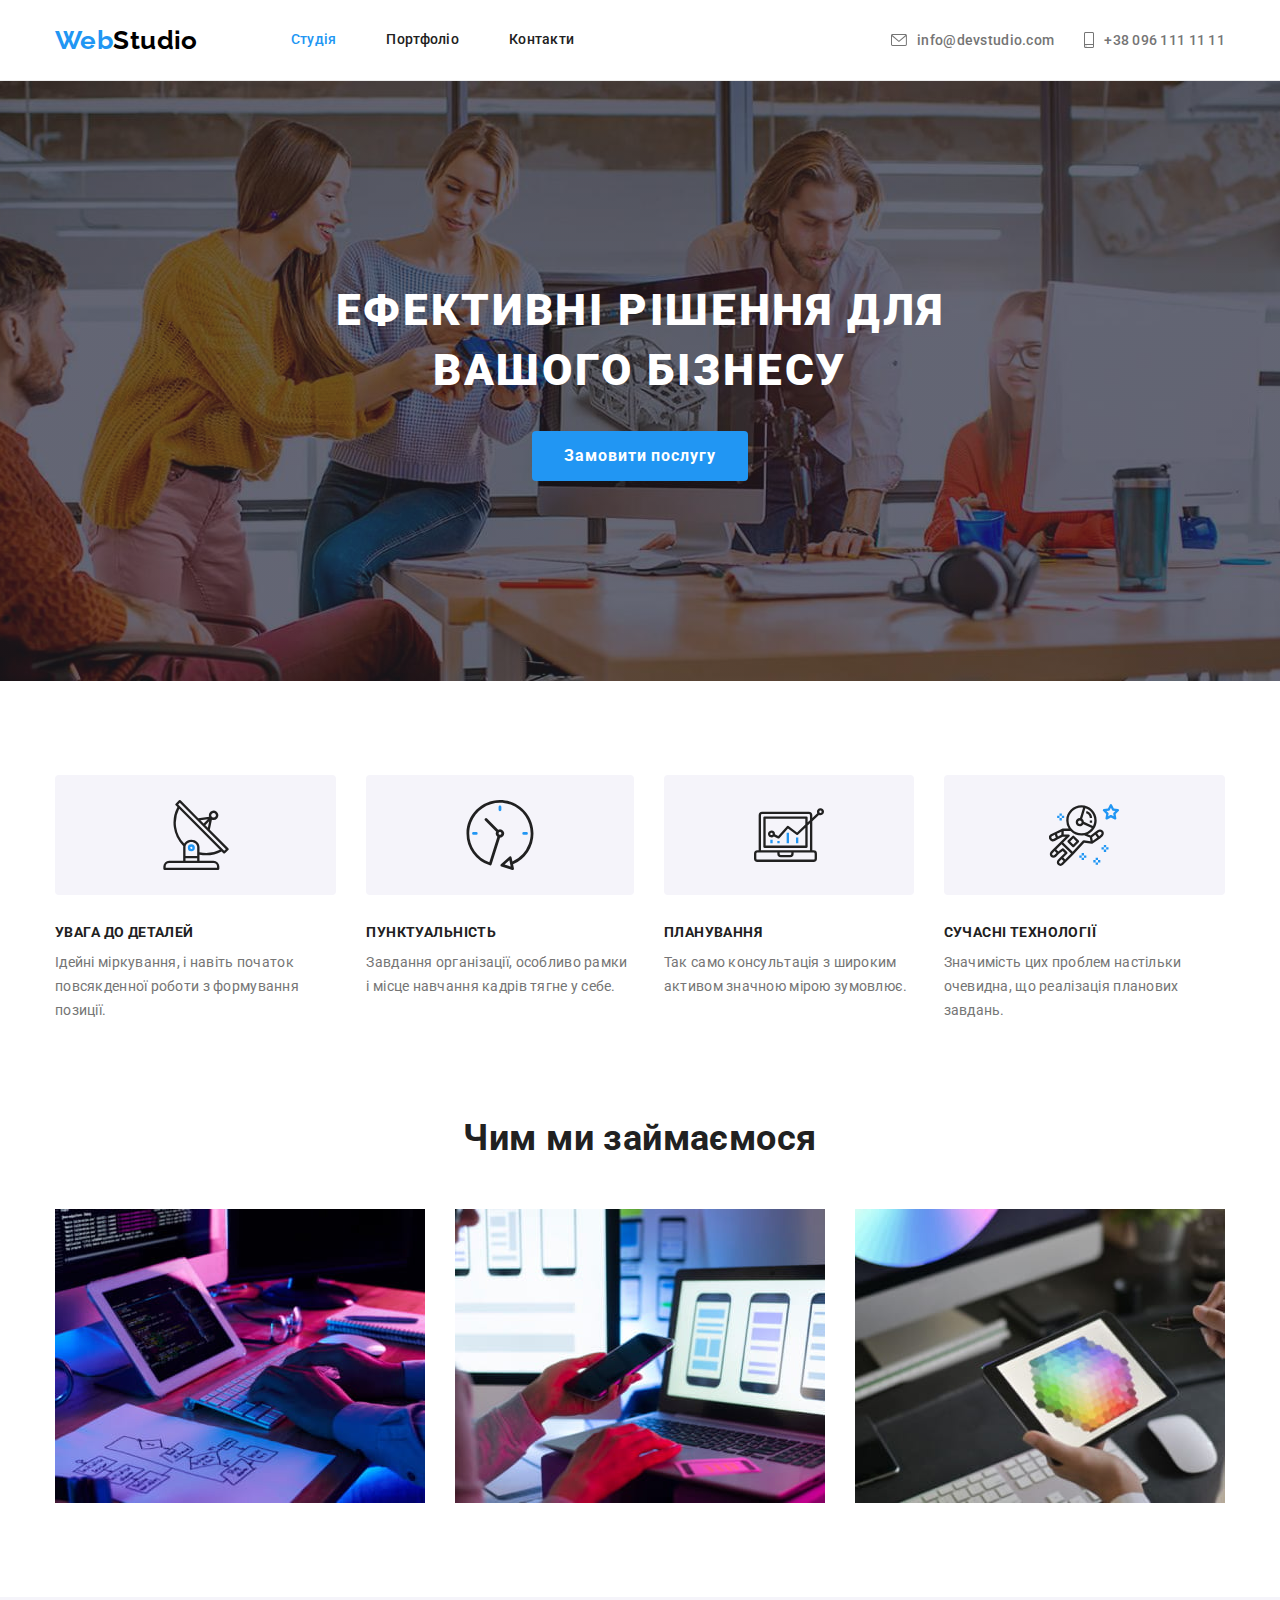
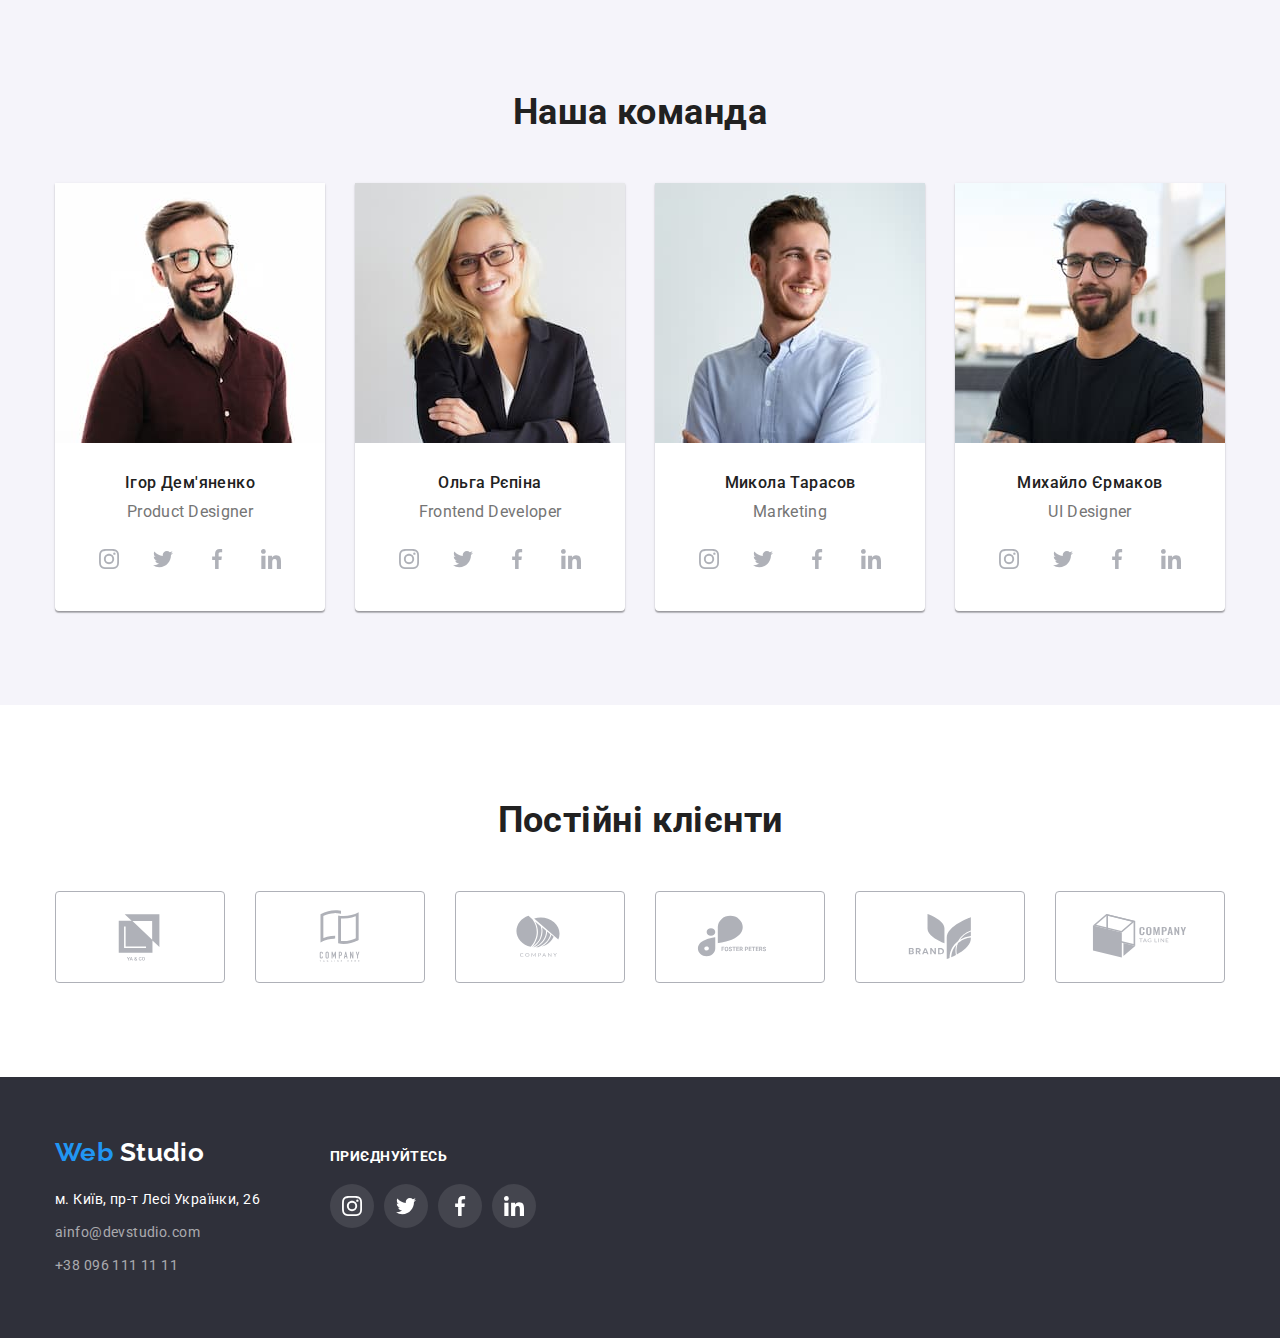
<file: index.html>
<!DOCTYPE html>
<html lang="uk">

<head>
  <meta charset="UTF-8" />
  <meta http-equiv="X-UA-Compatible" content="IE=edge" />
  <meta name="viewport" content="width=device-width, initial-scale=1.0" />
  <title lang="en">WebStudio</title>
  <link rel="preconnect" href="https://fonts.googleapis.com" />
  <link rel="preconnect" href="https://fonts.gstatic.com" crossorigin />
  <link href="https://fonts.googleapis.com/css2?family=Raleway:wght@700&family=Roboto:wght@400;500;700;900&display=swap"
    rel="stylesheet" />
  <link rel="stylesheet"
    href="https://cdnjs.cloudflare.com/ajax/libs/modern-normalize/1.1.0/modern-normalize.min.css" />
  <link rel="stylesheet" href="./css/styles.css" />
</head>

<body>
  <header>
    <div class="container main-nav">
      <!--Логотип-->
      <a class="logo link" href="./index.html"><span class="logo-blue" lang="en">Web</span><span class="logo-black"
          lang="en">Studio</span></a>

      <!--Меню навігації-->
      <nav class="nav">
        <ul class="site-nav list">

          <li class="item">
            <a class="link current" href="./index.html">Студія</a>
          </li>

          <li class="item">
            <a class="link" href="./portfolio.html">Портфоліо</a>
          </li>

          <li class="item">
            <a class="link" href="./test.html">Контакти</a>
          </li>

        </ul>
      </nav>

      <!--Електронна адреса і телефон-->
      <ul class="contacts list">

        <li class="item">
          <a class="cont icon-email" lang="en" href="mailto:info@devstudio.com">
            <svg class="icon-cont" width="16px" height="12px">
              <use href="./images/icons.svg#mail"></use>
            </svg>
            info@devstudio.com
          </a>
        </li>

        <li class="item">
          <a class="cont icon-tel" href="tel:+380961111111">
            <svg class="icon-cont" width="10px" height="16px">
              <use href="./images/icons.svg#smartphone"></use>
            </svg>+38 096 111 11 11</a>
        </li>

      </ul>
    </div>
  </header>

  <main>
    <!--Головний посил, кнопка послуги-->
    <section class="hero">
      <div class="container">
        <h1 class="hero-txt">Ефективні рішення для вашого бізнесу</h1>
        <button type="button" class="but-oder">Замовити послугу</button>
      </div>
    </section>

    <!--Наші скіли-->
    <section class="skills section no-padding">
      <div class="container">
        <h2 class="visually-hidden">Наші скіли</h2>
        <ul class="list skills-flex">

          <li class="icon">
            <div class="icon-bg">
              <svg width="70" height="70">
                <use href="./images/icons.svg#antenna"></use>
              </svg>
            </div>
            <h3 class="skills-title">Увага до деталей</h3>
            <p class="skills-list">
              Ідейні міркування, і навіть початок повсякденної роботи з
              формування позиції.
            </p>
          </li>

          <li class="icon">
            <div class="icon-bg">
              <svg width="70" height="70">
                <use href="./images/icons.svg#clock"></use>
              </svg>
            </div>
            <h3 class="skills-title">Пунктуальність</h3>
            <p class="skills-list">
              Завдання організації, особливо рамки і місце навчання кадрів
              тягне у себе.
            </p>
          </li>

          <li class="icon">
            <div class="icon-bg">
              <svg class="icon-skills" width="70" height="70">
                <use href="./images/icons.svg#diagram"></use>
              </svg>
            </div>
            <h3 class="skills-title">Планування</h3>
            <p class="skills-list">
              Так само консультація з широким активом значною мірою зумовлює.
            </p>
          </li>

          <li class="icon">
            <div class="icon-bg">
              <svg width="70" height="70">
                <use href="./images/icons.svg#astronaut"></use>
              </svg>
            </div>
            <h3 class="skills-title">Сучасні технології</h3>
            <p class="skills-list">
              Значимість цих проблем настільки очевидна, що реалізація
              планових завдань.
            </p>
          </li>

        </ul>
      </div>
    </section>

    <!--Чим ми займаємося-->
    <section class="our-work section">
      <div class="container">
        <h2 class="subtitle">Чим ми займаємося</h2>
        <ul class="list block-work">

          <li class="item-work">
            <img src="./images/img-1.jpg" width="370" height="294" alt="Руки набирають текст на клавіатурі" />
          </li>

          <li class="item-work">
            <img src="./images/img-2.jpg" width="370" height="294" alt="Смартфон у руках перед ноутбуком" />
          </li>

          <li class="item-work">
            <img src="./images/img-3.jpg" width="370" height="294" alt="Кольорова гама на планшеті" />
          </li>

        </ul>
      </div>
    </section>

    <!--Наша команда-->
    <section class="our-team section">
      <div class="container">
        <h2 class="team">Наша команда</h2>
        <ul class="list team-list">

          <li class="card-design">
            <!--Ігор Дем'яненко-->
            <img src="./images/Igor.jpg" width="270" height="260" alt="Ігор Дем'яненко, Дизайнер продукту" />
            <div class="command">
              <h3 class="team-name">Ігор Дем'яненко</h3>
              <p class="prof" lang="en">Product Designer</p>
              <ul class="socials list">

                <li>
                  <a class="socials-link" href="http://instagram.com" target="_blank" rel="noopener noreferrer nofollow"
                    lang="en" aria-label="Instagram">
                    <svg class="icon-socials" width="20px" height="20px">
                      <use href="./images/icons.svg#instagram"></use>
                    </svg>
                  </a>
                </li>

                <li>
                  <a class="socials-link" href="http://twitter.com" target="_blank" rel="noopener noreferrer nofollow"
                    lang="en" aria-label="Twitter">
                    <svg class="icon-socials" width="20" height="20">
                      <use href="./images/icons.svg#twitter"></use>
                    </svg>
                  </a>
                </li>

                <li>
                  <a class="socials-link" href="http://facebook.com" target="_blank" rel="noopener noreferrer nofollow"
                    lang="en" aria-label="Facebook">
                    <svg class="icon-socials" width="20" height="20">
                      <use href="./images/icons.svg#facebook"></use>
                    </svg>
                  </a>
                </li>

                <li>
                  <a class="socials-link" href="http://linkedin.com" target="_blank" rel="noopener noreferrer nofollow"
                    lang="en" aria-label="Linkedin">
                    <svg class="icon-socials" width="20" height="20">
                      <use href="./images/icons.svg#linkedin"></use>
                    </svg>
                  </a>
                </li>

              </ul>
            </div>
          </li>

          <li class="card-design">
            <!--Ольга Рєпіна-->
            <img src="./images/Olga.jpg" width="270" height="260" alt="Ольга Рєпіна, Розробник" />
            <div class="command">
              <h3 class="team-name">Ольга Рєпіна</h3>
              <p class="prof" lang="en">Frontend Developer</p>
              <ul class="socials list">

                <li>
                  <a class="socials-link" href="http://instagram.com" target="_blank" rel="noopener noreferrer nofollow"
                    lang="en" aria-label="Instagram">
                    <svg class="icon-socials" width="20px" height="20px">
                      <use href="./images/icons.svg#instagram"></use>
                    </svg>
                  </a>
                </li>

                <li>
                  <a class="socials-link" href="http://twitter.com" target="_blank" rel="noopener noreferrer nofollow"
                    lang="en" aria-label="Twitter">
                    <svg class="icon-socials" width="20" height="20">
                      <use href="./images/icons.svg#twitter"></use>
                    </svg>
                  </a>
                </li>

                <li>
                  <a class="socials-link" href="http://facebook.com" target="_blank" rel="noopener noreferrer nofollow"
                    lang="en" aria-label="Facebook">
                    <svg class="icon-socials" width="20" height="20">
                      <use href="./images/icons.svg#facebook"></use>
                    </svg>
                  </a>
                </li>

                <li>
                  <a class="socials-link" href="http://linkedin.com" target="_blank" rel="noopener noreferrer nofollow"
                    lang="en" aria-label="Linkedin">
                    <svg class="icon-socials" width="20" height="20">
                      <use href="./images/icons.svg#linkedin"></use>
                    </svg>
                  </a>
                </li>

              </ul>
            </div>
          </li>

          <li class="card-design">
            <!--Микола Тарасов-->
            <img src="./images/Mykola.jpg" width="270" height="260" alt="Микола Тарасов, Маркетинг" />
            <div class="command">
              <h3 class="team-name">Микола Тарасов</h3>
              <p class="prof" lang="en">Marketing</p>
              <ul class="socials list">

                <li>
                  <a class="socials-link" href="http://instagram.com" target="_blank" rel="noopener noreferrer nofollow"
                    lang="en" aria-label="Instagram">
                    <svg class="icon-socials" width="20px" height="20px">
                      <use href="./images/icons.svg#instagram"></use>
                    </svg>
                  </a>
                </li>

                <li>
                  <a class="socials-link" href="http://twitter.com" target="_blank" rel="noopener noreferrer nofollow"
                    lang="en" aria-label="Twitter">
                    <svg class="icon-socials" width="20" height="20">
                      <use href="./images/icons.svg#twitter"></use>
                    </svg>
                  </a>
                </li>

                <li>
                  <a class="socials-link" href="http://facebook.com" target="_blank" rel="noopener noreferrer nofollow"
                    lang="en" aria-label="Facebook">
                    <svg class="icon-socials" width="20" height="20">
                      <use href="./images/icons.svg#facebook"></use>
                    </svg>
                  </a>
                </li>

                <li>
                  <a class="socials-link" href="http://linkedin.com" target="_blank" rel="noopener noreferrer nofollow"
                    lang="en" aria-label="Linkedin">
                    <svg class="icon-socials" width="20" height="20">
                      <use href="./images/icons.svg#linkedin"></use>
                    </svg>
                  </a>
                </li>

              </ul>
            </div>
          </li>

          <li class="card-design">
            <!--Михайло Єрмаков-->
            <img src="./images/Myhajlo.jpg" width="270" height="260" alt="Михайло Єрмаков, Дизайнер" />
            <div class="command">
              <h3 class="team-name">Михайло Єрмаков</h3>
              <p class="prof" lang="en">UI Designer</p>
              <ul class="socials list">

                <li>
                  <a class="socials-link" href="http://instagram.com" target="_blank" rel="noopener noreferrer nofollow"
                    lang="en" aria-label="Instagram">
                    <svg class="icon-socials" width="20px" height="20px">
                      <use href="./images/icons.svg#instagram"></use>
                    </svg>
                  </a>
                </li>

                <li>
                  <a class="socials-link" href="http://twitter.com" target="_blank" rel="noopener noreferrer nofollow"
                    lang="en" aria-label="Twitter">
                    <svg class="icon-socials" width="20" height="20">
                      <use href="./images/icons.svg#twitter"></use>
                    </svg>
                  </a>
                </li>

                <li>
                  <a class="socials-link" href="http://facebook.com" target="_blank" rel="noopener noreferrer nofollow"
                    lang="en" aria-label="Facebook">
                    <svg class="icon-socials" width="20" height="20">
                      <use href="./images/icons.svg#facebook"></use>
                    </svg>
                  </a>
                </li>

                <li>
                  <a class="socials-link" href="http://linkedin.com" target="_blank" rel="noopener noreferrer nofollow"
                    lang="en" aria-label="Linkedin">
                    <svg class="icon-socials" width="20" height="20">
                      <use href="./images/icons.svg#linkedin"></use>
                    </svg>
                  </a>
                </li>

              </ul>
            </div>
          </li>

        </ul>
      </div>
    </section>

    <!-- Постійні клієнти -->
    <section class="section">
      <div class="container">
        <h2 class="clients">Постійні клієнти</h2>
        <ul class="clients-list list">

          <li class="clients-logo">
            <a class="logo-link" href="" target="_blank" rel="noopener noreferer nofollow" lang="en"
              aria-label="Company-1">
              <svg class="icon-logo" width="106px" height="60">
                <use href="./images/icons.svg#company-1"></use>
              </svg>
            </a>
          </li>

          <li class="clients-logo">
            <a class="logo-link" href="" target="_blank" rel="noopener noreferer nofollow" lang="en"
              aria-label="Company-2">
              <svg class="icon-logo" width="106px" height="60">
                <use href="./images/icons.svg#company-2"></use>
              </svg>
            </a>
          </li>

          <li class="clients-logo">
            <a class="logo-link" href="" target="_blank" rel="noopener noreferer nofollow" lang="en"
              aria-label="Company-3">
              <svg class="icon-logo" width="106px" height="60">
                <use href="./images/icons.svg#company-3"></use>
              </svg>
            </a>
          </li>

          <li class="clients-logo">
            <a class="logo-link" href="" target="_blank" rel="noopener noreferer nofollow" lang="en"
              aria-label="Company-4">
              <svg class="icon-logo" width="106px" height="60">
                <use href="./images/icons.svg#company-4"></use>
              </svg>
            </a>
          </li>

          <li class="clients-logo">
            <a class="logo-link" href="" target="_blank" rel="noopener noreferer nofollow" lang="en"
              aria-label="Company-5">
              <svg class="icon-logo" width="106px" height="60">
                <use href="./images/icons.svg#company-5"></use>
              </svg>
            </a>
          </li>

          <li class="clients-logo">
            <a class="logo-link" href="" target="_blank" rel="noopener noreferer nofollow" lang="en"
              aria-label="Company-6">
              <svg class="icon-logo" width="106px" height="60">
                <use href="./images/icons.svg#company-6"></use>
              </svg>
            </a>
          </li>

        </ul>
      </div>
    </section>
  </main>

  <!--Footer: Логотип і адреса-->
  <footer class="footer">
    <div class="container footer-info">
      <div class="addres-block">
        <div class="web-studio">
          <a class="logo link" href="./index.html">
            <span class="logo-blue" lang="en">Web</span>
            <span class="logo-white" lang="en">Studio</span>
          </a>
        </div>
        <address class="addres">
          <ul class="contacts-nav list">

            <li class="item-addr">
              <a class="list-footer link addr-txt" href="https://goo.gl/maps/GKG1Pfcs3RUsKqncA" target="_blank"
                rel="noopener noreferrer nofollow">
                м. Київ, пр-т Лесі Українки, 26</a>
            </li>

            <li class="item-addr">
              <a class="list-footer link" lang="en" href="mailto:ainfo@devstudio.com">ainfo@devstudio.com</a>
            </li>
            <li class="item-addr">
              <a class="list-footer link" href="tel:+380961111111">+38 096 111 11 11</a>
            </li>

          </ul>
        </address>
      </div>

      <!-- Приєднуйтесь -->
      <div>
        <p class="join">приєднуйтесь</p>
        <ul class="join-list list">

          <li>
            <a class="join-icon" href="http://instagram.com" target="_blank" rel="noopener noreferrer nofollow"
              lang="en" aria-label="Instagram">
              <svg class="join-icon-item" width="20px" height="20px">
                <use href="./images/icons.svg#instagram"></use>
              </svg>
            </a>
          </li>

          <li>
            <a class="join-icon" href="http://twitter.com" target="_blank" rel="noopener noreferrer nofollow" lang="en"
              aria-label="Instagram">
              <svg class="join-icon-item" width="20px" height="20px">
                <use href="./images/icons.svg#twitter"></use>
              </svg>
            </a>
          </li>

          <li>
            <a class="join-icon" href="http://facebook.com" target="_blank" rel="noopener noreferrer nofollow" lang="en"
              aria-label="Instagram">
              <svg class="join-icon-item" width="20px" height="20px">
                <use href="./images/icons.svg#facebook"></use>
              </svg>
            </a>
          </li>

          <li>
            <a class="join-icon" href="http://linkedin.com" target="_blank" rel="noopener noreferrer nofollow" lang="en"
              aria-label="Instagram">
              <svg class="join-icon-item" width="20px" height="20px">
                <use href="./images/icons.svg#linkedin"></use>
              </svg>
            </a>
          </li>

        </ul>
      </div>
    </div>
  </footer>
</body>

</html>
</file>
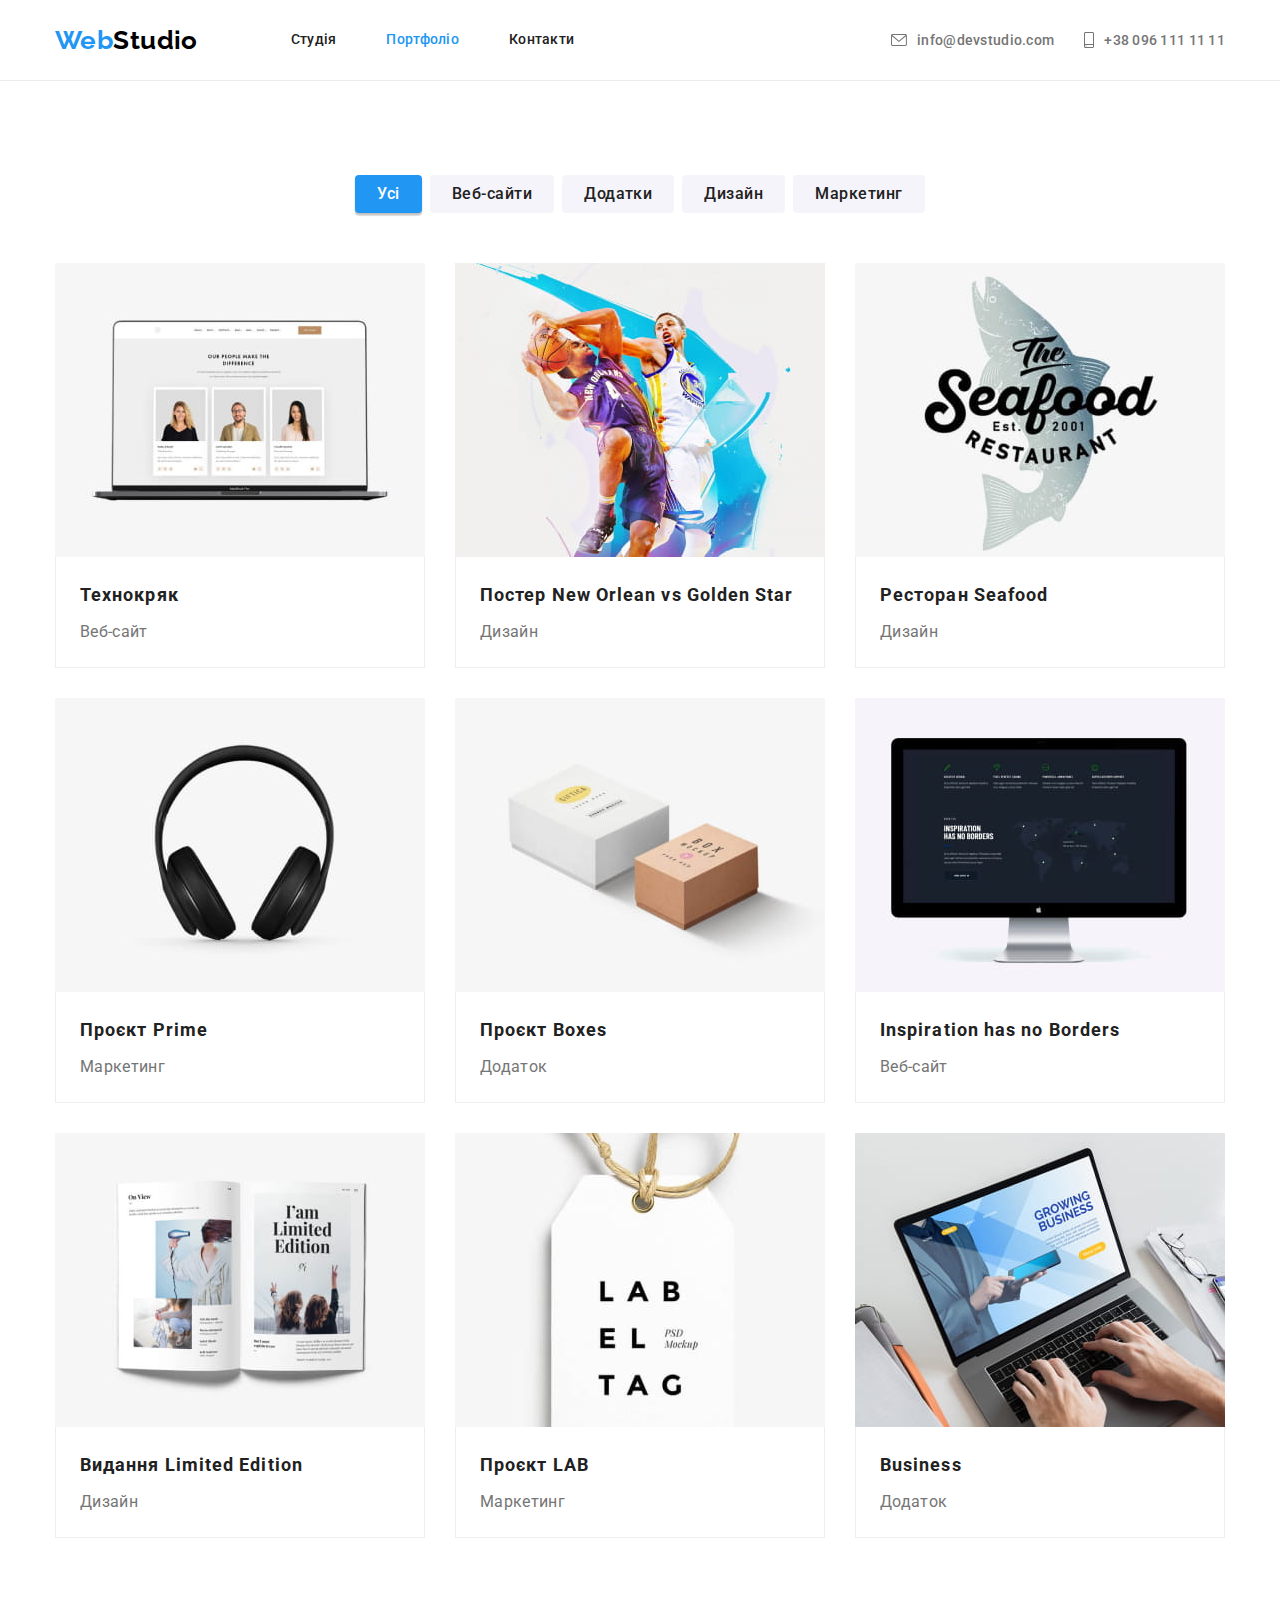
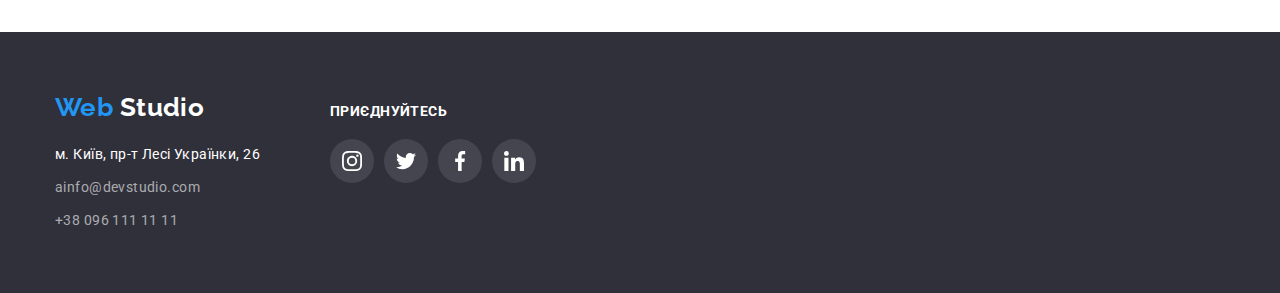
<file: portfolio.html>
<!DOCTYPE html>
<html lang="uk">

<head>
  <meta charset="UTF-8" />
  <meta http-equiv="X-UA-Compatible" content="IE=edge" />
  <meta name="viewport" content="width=device-width, initial-scale=1.0" />
  <title lang="en">WebStudio</title>
  <link rel="preconnect" href="https://fonts.googleapis.com" />
  <link rel="preconnect" href="https://fonts.gstatic.com" crossorigin />
  <link href="https://fonts.googleapis.com/css2?family=Raleway:wght@700&family=Roboto:wght@400;500;700;900&display=swap"
    rel="stylesheet" />
  <link rel="stylesheet"
    href="https://cdnjs.cloudflare.com/ajax/libs/modern-normalize/1.1.0/modern-normalize.min.css" />
  <link rel="stylesheet" href="./css/styles.css" />
</head>

<body>
  <header>
    <div class="container main-nav">
      <!--Логотип-->
      <a class="logo link" href="./index.html"><span class="logo-blue" lang="en">Web</span><span class="logo-black"
          lang="en">Studio</span></a>

      <!--Меню навігації-->
      <nav class="nav">
        <ul class="site-nav list">

          <li class="item">
            <a class="link" href="./index.html">Студія</a>
          </li>

          <li class="item">
            <a class="link current" href="./portfolio.html">Портфоліо</a>
          </li>

          <li class="item">
            <a class="link" href="./test.html">Контакти</a>
          </li>

        </ul>
      </nav>

      <!--Електронна адреса і телефон-->
      <ul class="contacts list">

        <li class="item">
          <a class="cont icon-email" lang="en" href="mailto:info@devstudio.com">
            <svg class="icon-cont" width="16px" height="12px">
              <use href="./images/icons.svg#mail"></use>
            </svg>
            info@devstudio.com
          </a>
        </li>

        <li class="item">
          <a class="cont icon-tel" href="tel:+380961111111">
            <svg class="icon-cont" width="10px" height="16px">
              <use href="./images/icons.svg#smartphone"></use>
            </svg>+38 096 111 11 11</a>
        </li>

      </ul>
    </div>
  </header>

  <main>
    <!-- Фільтр, Кнопки-->
    <section class="section">
      <div class="container">
        <h1 class="visually-hidden">Портфоліо</h1>
        <h2 class="visually-hidden">Фільтр</h2>
        <ul class="list button-list">

          <li class="button-item">
            <button type="button" class="bt primery">Усі</button>
          </li>

          <li class="button-item">
            <button type="button" class="bt secondary">Веб-сайти</button>
          </li>

          <li class="button-item">
            <button type="button" class="bt secondary">Додатки</button>
          </li>

          <li class="button-item">
            <button type="button" class="bt secondary">Дизайн</button>
          </li>

          <li class="button-item">
            <button type="button" class="bt secondary">Маркетинг</button>
          </li>

        </ul>
      </div>

      <!-- Приклади робіт -->
      <div class="container">
        <h2 class="visually-hidden">Приклади робіт</h2>
        <ul class="list example-work">
          <li class="example">
            <a class="example-item link" href=""><img src="./images/img-4.jpg" width="370" height="294"
                alt="Ноутбук з фотографіями розробників" />
              <div class="examples">
                <h3 class="project">Технокряк</h3>
                <p class="work-list">Веб-сайт</p>
              </div>
            </a>
          </li>

          <li class="example">
            <a class="example-item link" href=""><img src="./images/img-5.jpg" width="370" height="294"
                alt="Два баскетболіста" />
              <div class="examples">
                <h3 class="project">
                  Постер <span lang="en">New Orlean vs Golden Star</span>
                </h3>
                <p class="work-list">Дизайн</p>
              </div>
            </a>
          </li>

          <li class="example">
            <a class="example-item link" href=""><img src="./images/img-6.jpg" width="370" height="294"
                alt="Логотип ресторану морської їжі" />
              <div class="examples">
                <h3 class="project">Ресторан <span lang="en">Seafood</span></h3>
                <p class="work-list">Дизайн</p>
              </div>
            </a>
          </li>

          <li class="example">
            <a class="example-item link" href="">
              <img src="./images/img-7.jpg" width="370" height="294" alt="Чорні навушники" />
              <div class="examples">
                <h3 class="project">Проєкт <span lang="en">Prime</span></h3>
                <p class="work-list">Маркетинг</p>
              </div>
            </a>
          </li>

          <li class="example">
            <a class="example-item link" href="">
              <img src="./images/img-8.jpg" width="370" height="294" alt="Дві коробочки: біла і коричнева" />
              <div class="examples">
                <h3 class="project">Проєкт <span lang="en">Boxes</span></h3>
                <p class="work-list">Додаток</p>
              </div>
            </a>
          </li>

          <li class="example">
            <a class="example-item link" href="">
              <img src="./images/img-9.jpg" width="370" height="294" alt="Комп'ютерний монітор" />
              <div class="examples">
                <h3 class="project">
                  <span lang="en">Inspiration has no Borders</span>
                </h3>
                <p class="work-list">Веб-сайт</p>
              </div>
            </a>
          </li>

          <li class="example">
            <a class="example-item link" href=""><img src="./images/img-10.jpg" width="370" height="294"
                alt="Відкрита книга з фотографіями" />
              <div class="examples">
                <h3 class="project">
                  Видання <span lang="en">Limited Edition</span>
                </h3>
                <p class="work-list">Дизайн</p>
              </div>
            </a>
          </li>

          <li class="example">
            <a class="example-item link" href=""><img src="./images/img-11.jpg" width="370" height="294"
                alt="Бірка для одягу" />
              <div class="examples">
                <h3 class="project">Проєкт <span lang="en">LAB</span></h3>
                <p class="work-list">Маркетинг</p>
              </div>
            </a>
          </li>

          <li class="example">
            <a class="example-item link" href=""><img src="./images/img-12.jpg" width="370" height="294"
                alt="Ноутбук, руки на клавіатурі" />
              <div class="examples">
                <h3 class="project"><span lang="en">Business</span></h3>
                <p class="work-list">Додаток</p>
              </div>
            </a>
          </li>

        </ul>
      </div>
    </section>
  </main>

  <!--Footer: Контакти-->
  <footer class="footer">
    <div class="container footer-info">
      <div class="addres-block">
        <div class="web-studio">
          <a class="logo link" href="./index.html">
            <span class="logo-blue" lang="en">Web</span>
            <span class="logo-white" lang="en">Studio</span>
          </a>
        </div>
        <address class="addres">
          <ul class="contacts-nav list">

            <li class="item-addr">
              <a class="list-footer link addr-txt" href="https://goo.gl/maps/GKG1Pfcs3RUsKqncA" target="_blank"
                rel="noopener noreferrer nofollow">
                м. Київ, пр-т Лесі Українки, 26</a>
            </li>

            <li class="item-addr">
              <a class="list-footer link" lang="en" href="mailto:ainfo@devstudio.com">ainfo@devstudio.com</a>
            </li>

            <li class="item-addr">
              <a class="list-footer link" href="tel:+380961111111">+38 096 111 11 11</a>
            </li>

          </ul>
        </address>
      </div>

      <!-- Приєднуйтесь -->
      <div>
        <p class="join">приєднуйтесь</p>
        <div>
          <ul class="join-list list">

            <li>
              <a class="join-icon" href="http://instagram.com" target="_blank" rel="noopener noreferrer nofollow"
                lang="en" aria-label="Instagram">
                <svg class="join-icon-item" width="20px" height="20px">
                  <use href="./images/icons.svg#instagram"></use>
                </svg>
              </a>
            </li>

            <li>
              <a class="join-icon" href="http://twitter.com" target="_blank" rel="noopener noreferrer nofollow"
                lang="en" aria-label="Instagram">
                <svg class="join-icon-item" width="20px" height="20px">
                  <use href="./images/icons.svg#twitter"></use>
                </svg>
              </a>
            </li>

            <li>
              <a class="join-icon" href="http://facebook.com" target="_blank" rel="noopener noreferrer nofollow"
                lang="en" aria-label="Instagram">
                <svg class="join-icon-item" width="20px" height="20px">
                  <use href="./images/icons.svg#facebook"></use>
                </svg>
              </a>
            </li>

            <li>
              <a class="join-icon" href="http://linkedin.com" target="_blank" rel="noopener noreferrer nofollow"
                lang="en" aria-label="Instagram">
                <svg class="join-icon-item" width="20px" height="20px">
                  <use href="./images/icons.svg#linkedin"></use>
                </svg>
              </a>
            </li>

          </ul>
        </div>
      </div>
    </div>
  </footer>
</body>

</html>
</file>
<file: css/styles.css>
/* Палітра кольорів 
background: #F5F5F5;
background-header: #FFFFFF;
background-futer: #2F303A;
background-hero: #C4C4C4;
background-team: #F5F4FA
background-botton: #F5F4FA;
accent-button: #2196F3;
white-button: #FFFFFF;
black-word: #212121;
logo-blue: #2196F3;
logo-black: #000000;
main-color-txt: #212121;
color-text: #757575;
text-footer: rgba(255, 255, 255, 0.6);
header-border-color: #ECECEC;
button-active: #188CE8;
gradient-color: #2F303A;
background-icon: ##F5F4FA;
background-icon-footer: rgba(255, 255, 255, 0.1);

*/

:root {
  --accent-color: #2196f3;
  --main-color-txt: #212121;
  --main-bg-color: #fff;
  --logo-black: #000000;
  --button-white-txt: #fff;
  --color-text: #757575;
  --button-bg-color: #f5f4fa;
  --team-bg: #f5f4fa;
  --hero-bg: #c4c4c4;
  --footer-bg: #2f303a;
  --header-border: #ececec;
  --works-border: #eeeeee;
  --button-active: #188ce8;
  /* --gradient-color: #2f303a66; */
  --gradient-color-start: #2f303a66;
  --gradient-color-end: #2f303a66;
  --background-icon: #f5f4fa;
  --icon-fill: #afb1b8;
  --background-icon-footer: rgba(255, 255, 255, 0.1);
}

body {
  background-color: var(--main-bg-color);
  color: var(--main-color-txt);

  font-family: "Roboto", sans-serif;
  font-size: 14px;
  letter-spacing: 0.03em;
}

h1,
h2,
h3,
h4,
h5,
h6,
ul,
p {
  margin: 0;
}
ul {
  padding-left: 0;
}
img {
  display: block;
  max-width: 100%;
  height: auto;
}

.container {
  width: 1200px;
  padding-left: 15px;
  padding-right: 15px;
  margin-right: auto;
  margin-left: auto;
  /* outline: 2px solid tomato; */
}

/* Main-nav */
.main-nav {
  display: flex;
  align-items: center;
}

.site-nav,
.contacts {
  display: flex;
}

/* Отступи всім елементам крім останнього */
.site-nav {
  gap: 50px;
}

.nav {
  margin-left: 93px;
}

.contacts {
  margin-left: auto;
  align-items: center;
  gap: 30px;
}

.contacts .cont {
  display: flex;
  padding-top: 32px;
  padding-bottom: 32px;
}
.cont {
  gap: 10px;
}

.icon-cont {
  align-self: center;
  fill: currentColor;
}

/* Ховаємо єлементи з h2 */
.visually-hidden {
  position: absolute;
  width: 1px;
  height: 1px;
  margin: -1px;
  border: 0;
  padding: 0;

  white-space: nowrap;
  clip-path: inset(100%);
  clip: rect(0 0 0 0);
  overflow: hidden;
}

/* Скасував мітки у списках */
.list,
.social-network {
  list-style: none;
}

.skills-flex {
  display: flex;
  gap: 30px;
}

/* Скасував підкреслювання у посиланнях */
.link,
.cont {
  text-decoration: none;
}

.logo {
  font-family: "Raleway", sans-serif;
  font-weight: 700;
  font-size: 26px;
  line-height: 1.19;
}
.addres {
  /* margin-top: 20px; */
  font-style: normal;
}
.item-addr + .item-addr {
  margin-top: 9px;
}

/*Перша частина логотипу */
.logo-blue {
  color: var(--accent-color);
}

/* Друга частина логотипу */
.logo-black {
  color: var(--logo-black);
}

/* Друга частина логотипу у футері */
.logo-white {
  color: #fff;
}

/* Задав кольор тексту посилань, розширив паддінги, 
перевів зі строчного у блочний  */
.site-nav .link {
  display: block;
  padding-top: 32px;
  padding-bottom: 32px;

  color: var(--main-color-txt);
  font-weight: 500;
  line-height: 1.14;
  letter-spacing: 0.02em;
}

/* Зміна кольору тексту (миш, таб) */
.site-nav .link:hover,
.site-nav .link:focus,
.cont:hover,
.cont:focus {
  color: var(--accent-color);
}

.link.current {
  color: var(--accent-color);
}

.icon-cont {
  fill: currentColor;
}

/* Сіренька смужечка під хедером */
header {
  border-bottom: 1px solid var(--header-border);
}

/* Головний текст */
.hero {
  padding-bottom: 200px;
  padding-top: 200px;
  max-width: 1600px;
  height: 600px;
  margin: 0 auto;

  background-image: linear-gradient(
      to right,
      var(--gradient-color-start),
      var(--gradient-color-end)
    ),
    url(../images/img-hero.jpg);
  background-repeat: no-repeat;
  background-position: center;
  background-size: cover;
  background-color: var(--hero-bg);
}

/* Шрифт для h1 "Ефективні рішення" */
.hero-txt {
  width: 696px;
  margin: 0 auto 30px auto;

  color: #fff;
  text-transform: uppercase;
  text-align: center;
  font-weight: 900;
  font-size: 44px;
  line-height: 1.36;
  letter-spacing: 0.06em;
}

/* Колір тексту скілів, професії, назви робіт */
.skills-list,
.prof,
.work-list,
.cont {
  color: var(--color-text);

  font-weight: 500;
  line-height: 16px;
  letter-spacing: 0.02em;
}

.team-list {
  display: flex;
  flex-wrap: wrap;
  gap: 30px;
}

/* Розмір шрифту для "Наші скіли" h3 */
.skills-title {
  font-weight: 700;
  font-size: 14px;
  line-height: 1.14;
  text-transform: uppercase;

  margin-bottom: 10px;
}
.icon-bg {
  display: flex;
  height: 120px;
  justify-content: center;
  align-items: center;

  background: var(--button-bg-color);
  border-radius: 4px;

  margin-bottom: 30px;
}

.icon-skills {
  display: block;
  padding-left: auto;
}

.section {
  padding-bottom: 94px;
  padding-top: 94px;
}

.no-padding {
  padding-bottom: 0;
}

.block-work {
  display: flex;
  flex-wrap: wrap;
  gap: 30px;
}

/* Колір фону для секції "Наша команда" */
.our-team {
  background-color: var(--team-bg);
}

/* Розмір шрифту для тексту у секції "Наші скіли" */
.skills-list {
  font-weight: 400;
  line-height: 1.71;
  text-transform: none;
}

/* Розмір шрифту для секцій "Наші скіли" і "Наша команда", h2 */
.subtitle,
.team,
.clients {
  margin-bottom: 50px;
  font-weight: 700;
  font-size: 36px;
  line-height: 1.17;
  text-align: center;
}

/* Розмір шрифту для імен у "Наша команда" */
.team-name {
  font-weight: 500;
  font-size: 16px;
  line-height: 1.19;

  text-align: center;

  margin-bottom: 10px;
}

.command {
  padding: 30px 0;
}

.card-design {
  background: #ffffff;
  /* material shadow v1 */

  box-shadow: 0px 1px 3px rgba(0, 0, 0, 0.12), 0px 1px 1px rgba(0, 0, 0, 0.14),
    0px 2px 1px rgba(0, 0, 0, 0.2);
  border-radius: 0px 0px 4px 4px;
}

/* Розмір шрифта для професій у "Наша команда" */
.prof {
  font-weight: 400;
  font-size: 16px;
  line-height: 19px;
  margin-bottom: 16px;

  text-align: center;
}

/* Посилання на соціальні мережі */
.socials {
  display: flex;
  gap: 10px;
  justify-content: center;
}

.socials-link {
  display: flex;
  align-items: center;
  justify-content: center;

  width: 44px;
  height: 44px;

  border-radius: 50%;
  color: var(--icon-fill);

  background-color: var(--main-bg-color);
}

.socials-link:hover,
.socials-link:focus {
  color: var(--button-white-txt);
  background-color: var(--accent-color);
}

.icon-socials {
  fill: currentColor;
}

/* Постійні клієнти */

.clients-list {
  display: flex;
  gap: 30px;
  justify-content: center;
}

.logo-link {
  display: flex;
  justify-content: center;
  align-items: center;

  width: 170px;
  height: 92px;
  color: var(--icon-fill);
  border: 1px solid var(--icon-fill);
  border-radius: 4px;
}

.icon-logo {
  fill: currentColor;
}

.logo-link:focus,
.logo-link:hover {
  color: var(--accent-color);
  border-color: var(--accent-color);
}

/* Розмір шрифту для проєктів у "Приклади робіт", h3*/
.project {
  font-weight: 700;
  font-size: 18px;
  line-height: 2;
  letter-spacing: 0.06em;
  color: var(--main-color-txt);

  margin-bottom: 4px;
}

/* Розмір шрифту для прикладів дизайну у "Приклад робіт"  */
.work-list {
  font-weight: 400;
  font-size: 16px;
  line-height: 1.88;
}

/* Футер */
.footer {
  padding: 60px 0;
  background-color: var(--footer-bg);
}

/* Колір тексту у футері */
.list-footer {
  color: rgba(255, 255, 255, 0.6);
}

/* Тип шрифту у футері */
.contacts-nav {
  font-style: normal;
  font-weight: 400;
  line-height: 1.71;
}

.addr-txt {
  color: var(--button-white-txt);
}

/* Зміна кольору тексту у футері (миш, таб) */
.list-footer:hover,
.list-footer:focus {
  color: var(--button-white-txt);
}

.footer-info {
  display: flex;
  align-items: baseline;
}

.addres-block {
  margin-right: 70px;
}
.join {
  font-weight: 700;
  color: var(--button-white-txt);
  text-transform: uppercase;
}

.web-studio,
.join {
  margin-bottom: 20px;
}

/* Приєднуйтеся */

.join-list {
  display: flex;
  gap: 10px;
}
.join-icon {
  display: flex;
  justify-content: center;
  align-items: center;

  width: 44px;
  height: 44px;

  color: var(--button-white-txt);
  border-radius: 50%;
  background-color: var(--background-icon-footer);
}

.join-icon:hover,
.join-icon:focus {
  background-color: var(--accent-color);
}

.join-icon-item {
  fill: currentColor;
}

/* Кнопка фільтру*/
.bt {
  color: var(--main-color-txt);

  font-family: inherit;
  font-weight: 500;
  font-size: 16px;
  line-height: 1.62;
  letter-spacing: 0.03em;
  cursor: pointer;

  padding: 6px 22px;
  align-items: center;
  justify-content: center;
  border: none;
  border-radius: 4px;
}

/* Шрифт для КНОПКИ "Замовити послугу" */
.but-oder {
  display: flex;
  margin-left: auto;
  margin-right: auto;

  font-weight: 700;
  font-size: 16px;
  font-family: inherit;

  line-height: 1.88;
  letter-spacing: 0.06em;
  cursor: pointer;

  min-width: 216px;
  align-items: center;
  padding: 10px 32px;
  /* justify-content: center; */
  border-radius: 4px;
  border: none;
  background-color: var(--accent-color);
  color: var(--button-white-txt);
}

.but-oder:hover,
.but-oder:focus {
  background-color: var(--button-active);
}

/* Зміна кольору кнопок */
.bt.primery,
.bt.secondary:hover,
.bt.secondary:focus {
  color: var(--button-white-txt);
  background-color: var(--accent-color);

  box-shadow: 0px 3px 1px rgba(0, 0, 0, 0.1), 0px 1px 2px rgba(0, 0, 0, 0.08),
    0px 2px 2px rgba(0, 0, 0, 0.12);
}

/* Кнопка фільтру не активна */
.bt.secondary {
  background-color: var(--button-bg-color);
}

.button-list {
  display: flex;
  flex-wrap: wrap;
  justify-content: center;
  gap: 8px;
  margin-bottom: 50px;
}

/* Сітка "Приклади робіт" */
.example-work {
  display: flex;
  flex-wrap: wrap;
  gap: 30px;
}

.example-item {
  display: block;
}

.example-item:hover,
.example-item:focus {
  box-shadow: 0px 1px 1px rgba(0, 0, 0, 0.12), 0px 4px 4px rgba(0, 0, 0, 0.06),
    1px 4px 6px rgba(0, 0, 0, 0.16);
}

.examples {
  padding: 20px 24px;
  border: 1px solid var(--works-border);
  border-top: none;
}
</file>
